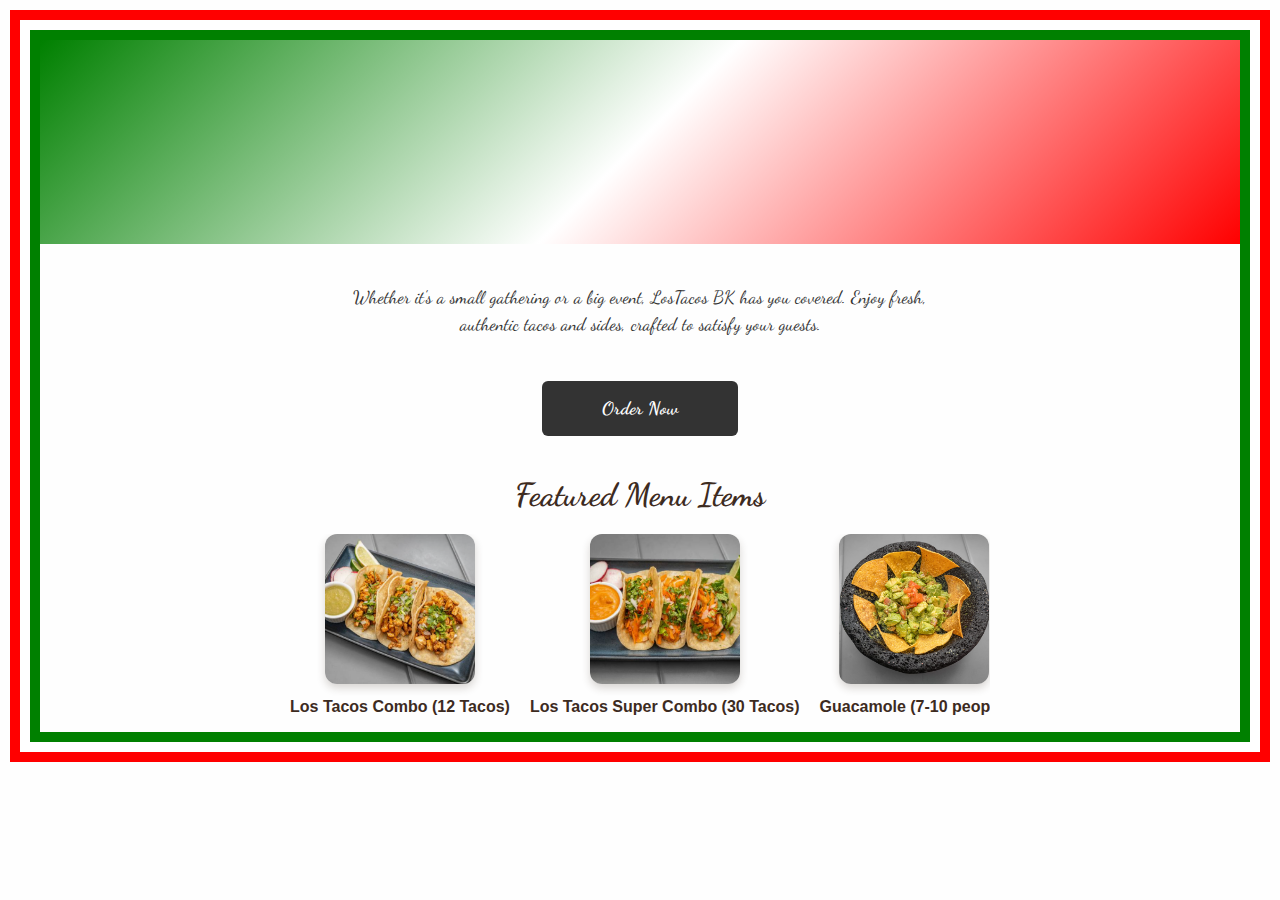
<file: catering.html>
<!DOCTYPE html>
<html lang="en">

<head>
    <meta charset="UTF-8" />
    <meta name="viewport" content="width=device-width, initial-scale=1" />
    <title>Catering - LosTacos BK</title>
    <link rel="stylesheet" href="catering.css" />
    <link href="https://fonts.googleapis.com/css2?family=Dancing+Script&display=swap" rel="stylesheet" />

</head>

<body>

    <section class="parallax">
        <svg width="400" height="80" viewBox="0 0 400 80" xmlns="http://www.w3.org/2000/svg" class="animated-text">
            <text x="10" y="55" font-family="'Brush Script MT', cursive" font-size="48" fill="none" stroke="#000"
                stroke-width="1.8" stroke-dasharray="400" stroke-dashoffset="400">
                LosTacos BK Catering
            </text>
        </svg>
    </section>

    <section class="description">
        <p>
            Whether it's a small gathering or a big event, LosTacos BK has you covered.
            Enjoy fresh, authentic tacos and sides, crafted to satisfy your guests.
        </p>
        <a href="menu.html#catering" class="order-button">Order Now</a>
    </section>

    <section class="menu-slider">
        <h2>Featured Menu Items</h2>
        <div class="slider-container">
            <div class="slider-track">
                <div class="slide">
                    <img src="images/Pollo.png" alt="Taco 1" />
                    <p>Los Tacos Combo (12 Tacos)</p>
                </div>
                <div class="slide">
                    <img src="images/camaron.png" alt="Taco 2" />
                    <p>Los Tacos Super Combo (30 Tacos)</p>
                </div>
                <div class="slide">
                    <img src="images/Guac.jpg" alt="Taco 3" />
                    <p>Guacamole (7-10 people)</p>
                </div>
               
            </div>
        </div>
    </section>


</body>

</html>
</file>
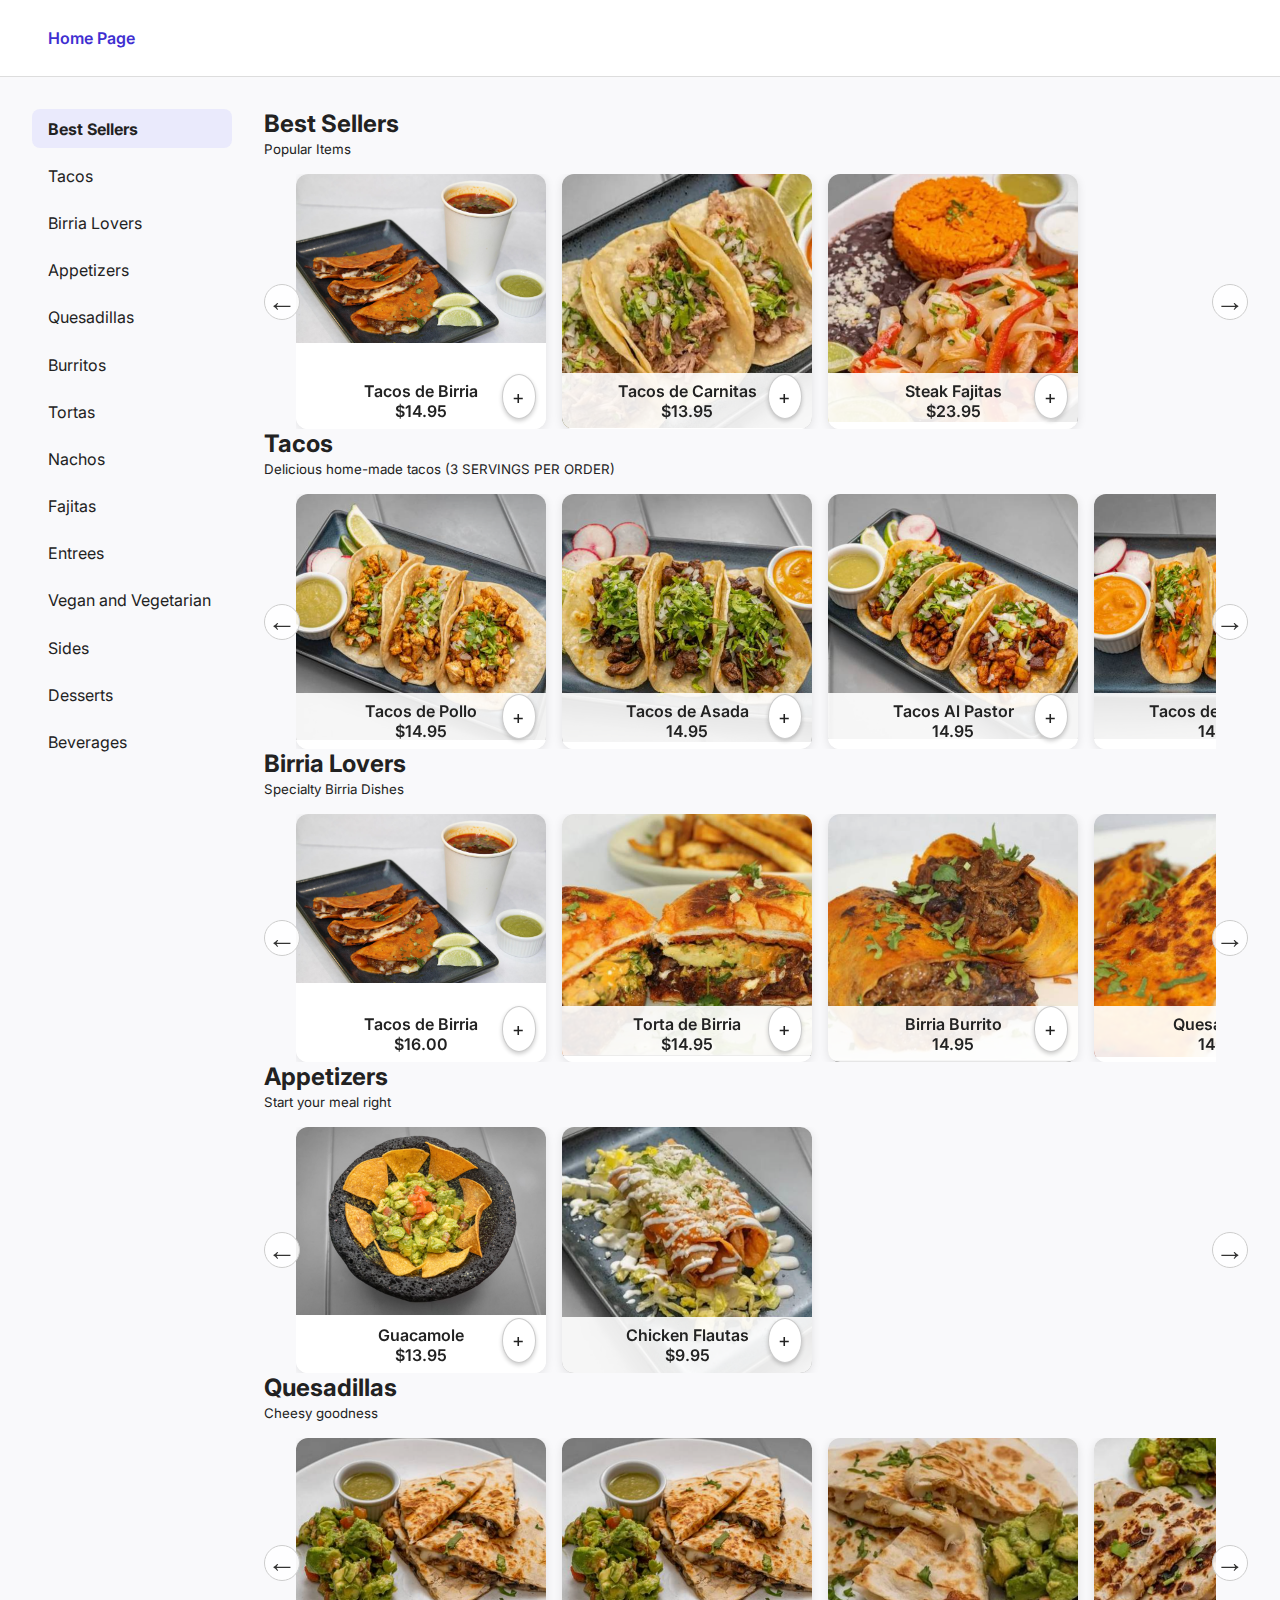
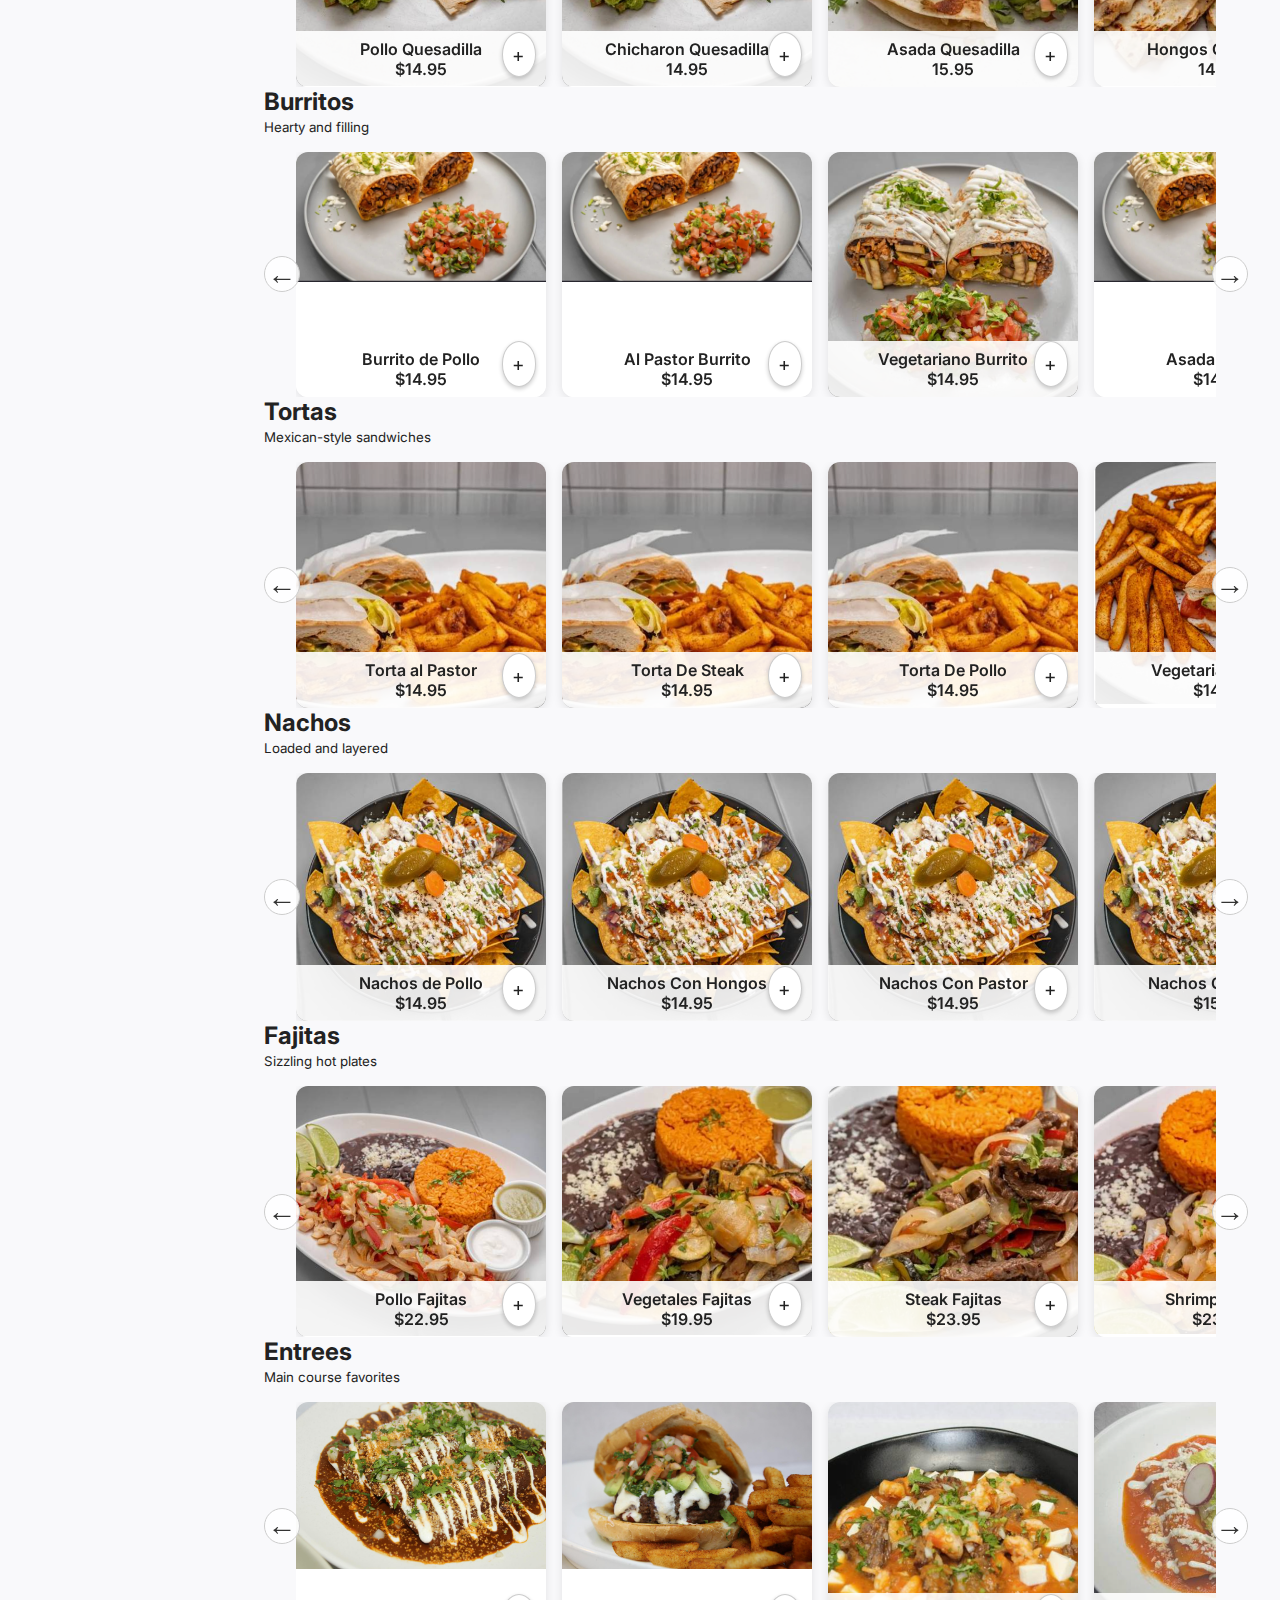
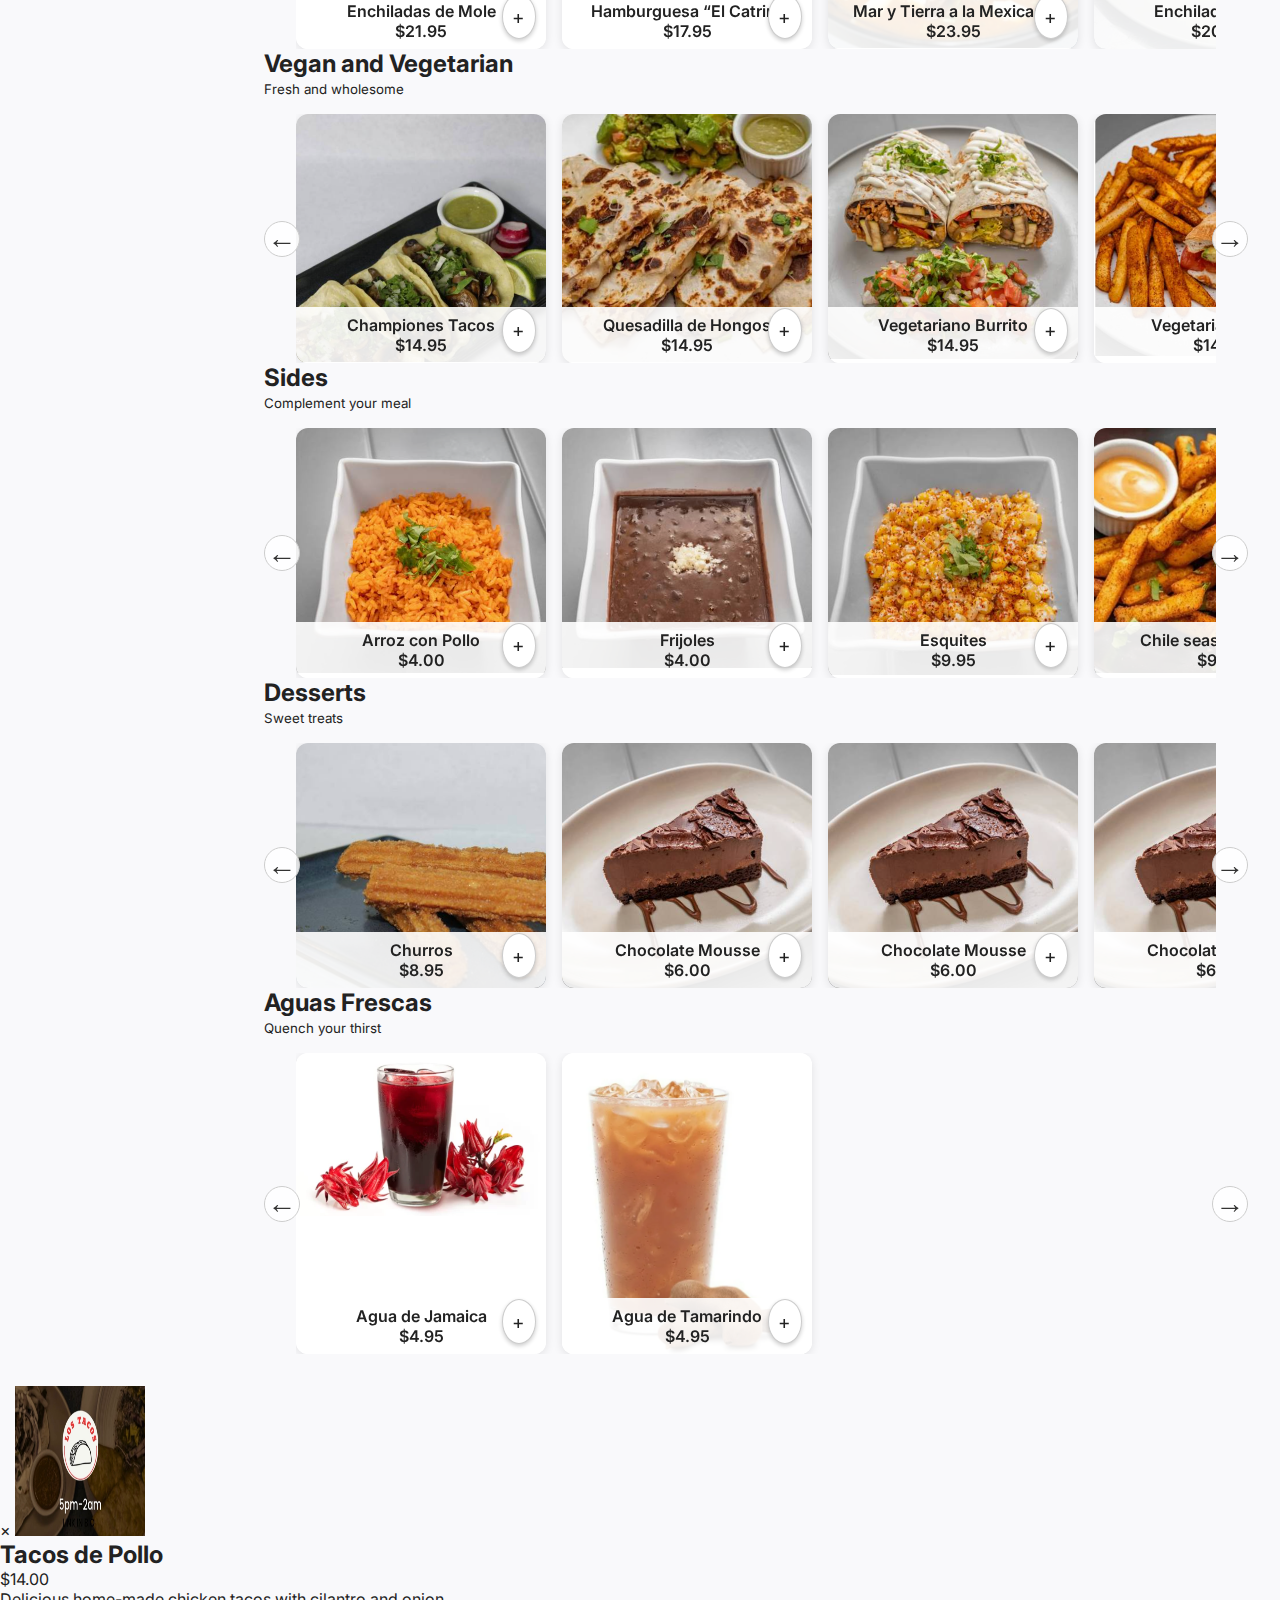
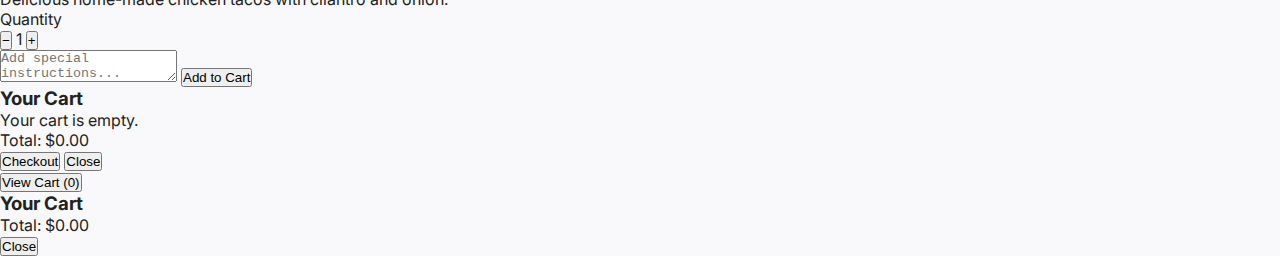
<file: menu.html>
<!DOCTYPE html>
<html lang="en">

<head>
  <meta charset="UTF-8" />
  <meta name="viewport" content="width=device-width, initial-scale=1" />
  <title>Los Tacos Menu</title>
  <link href="https://fonts.googleapis.com/css2?family=Inter:wght@400;600&display=swap" rel="stylesheet" />
  <link rel="stylesheet" href="menu.css" />
</head>

<body>
  <header>
    <button class="menu-toggle" aria-label="Toggle navigation" aria-expanded="false" aria-controls="main-nav">
      &#9776;
    </button>
    <nav id="main-nav">
      <a href="index.html">Home Page</a>
    </nav>
  </header>

  <div class="container">
    <aside class="sidebar" aria-label="Menu categories">
      <ul>
        <li><a href="#best-sellers">Best Sellers</a></li>
        <li><a href="#tacos">Tacos</a></li>
        <li><a href="#birria-lovers">Birria Lovers</a></li>
        <li><a href="#appetizers">Appetizers</a></li>
        <li><a href="#quesadillas">Quesadillas</a></li>
        <li><a href="#burritos">Burritos</a></li>
        <li><a href="#tortas">Tortas</a></li>
        <li><a href="#nachos">Nachos</a></li>
        <li><a href="#fajitas">Fajitas</a></li>
        <li><a href="#entrees">Entrees</a></li>
        <li><a href="#vegan-and-vegetarian">Vegan and Vegetarian</a></li>
        <li><a href="#sides">Sides</a></li>
        <li><a href="#desserts">Desserts</a></li>
        <li><a href="#beverages">Beverages</a></li>
      </ul>
    </aside>

    <main class="main-content">
      <section id="best-sellers">
        <h2 class="section-title">Best Sellers</h2>
        <small>Popular Items</small>
        <div class="slider-container">
          <div class="slider">
            <div class="menu-item" 
              data-name="Tacos de Birria" 
              data-description="Slow brasied beef guajillo birria tacos served with chihuaua cheese, onion, cilantro and salsa verde."
              data-price="$14.95">
              <img src="images/birria.jpg" alt="Birria Tacos" loading="lazy" />
              <div class="menu-info">Tacos de Birria<br>$14.95</div>
              <div class="add-btn">+</div>
            </div>
            <div class="menu-item"
            data-name="Tacos de Carnitas" 
              data-description="Slow braised pork with salsa roja."
              data-price="$13.95">
              <img src="images/Carnitas.png" alt="Tacos de Carnitas" loading="lazy"/>
              <div class="menu-info">Tacos de Carnitas<br>$13.95</div>
              <div class="add-btn">+</div>
            </div>
            <div class="menu-item"
            data-name="Steak Fajitas" 
              data-description="Marinated Steak."
              data-price="$23.95">
              <img src="images/sfajitas.png" alt="Steak Fajitas" loading="lazy"/>
              <div class="menu-info">Steak Fajitas<br>$23.95</div>
              <div class="add-btn">+</div>
            </div>
          </div>
          <button class="prev" aria-label="Scroll left">←</button>
          <button class="next" aria-label="Scroll right">→</button>
        </div>
      </section>

      <section id="tacos">
        <h2 class="section-title">Tacos</h2>
        <small>Delicious home-made tacos (3 SERVINGS PER ORDER)</small>
        <div class="slider-container">
          <div class="slider">
            <div class="menu-item"
            data-name="Tacos de Pollo" 
              data-description="Grilled ancho chile marinated chicken with salsa verde."
              data-price="$14.95">
              <img src="images/Pollo.png" alt="Chicken Tacos" loading="lazy"/>
              <div class="menu-info">Tacos de Pollo<br>$14.95</div>
              <div class="add-btn">+</div>
            </div>
            <div class="menu-item"
            data-name="Tacos de Asada" 
              data-description="Dry chile marinated steak with salsa roja."
              data-price="$14.95">
              <img src="images/Asada.png" alt="Asada Tacos" loading="lazy"/>
              <div class="menu-info">Tacos de Asada<br>14.95</div>
              <div class="add-btn">+</div>
            </div>
            <div class="menu-item"
            data-name="Tacos Al Pastor" 
              data-description="Guajillo marinated pork served with grilled pineapple and avocado salsa."
              data-price="$14.95">
              <img src="images/Al Pastor.png" alt="pastor Tacos" loading="lazy"/>
              <div class="menu-info">Tacos Al Pastor<br>14.95</div>
              <div class="add-btn">+</div>
            </div>
            <div class="menu-item"
            data-name="Tacos de Camaron" 
              data-description="Crispy shrimp served with chipotle mayo, cilantro, sliced carrots and la picante salsa."
              data-price="$14.95">
              <img src="images/camaron.png" alt="camaron Tacos" loading="lazy"/>
              <div class="menu-info">Tacos de camaron<br>14.95</div>
              <div class="add-btn">+</div>
            </div>
            <div class="menu-item"
            data-name="Tacos de Pescado" 
              data-description="Crispy fish served with chipotle mayo, cilantro, sliced carrots and salsa roja."
              data-price="$14.95">
              <img src="images/Pescado.png" alt="Pescado Tacos" loading="lazy"/>
              <div class="menu-info">Tacos de Pescado<br>14.95</div>
              <div class="add-btn">+</div>
            </div>
            <div class="menu-item"
            data-name="Tacos de Chorizo con chicharon" 
              data-description="Mexican chorrizo with crispy pork skin, black beans, and salsa verde."
              data-price="$14.95">
              <img src="images/Chorizo.png" alt="Chorizo Tacos" loading="lazy"/>
              <div class="menu-info">Tacos de Chorizo con chicharon<br>14.95</div>
              <div class="add-btn">+</div>
            </div>
            <div class="menu-item"
            data-name="Tacos de Lengua" 
              data-description="Slow braised beef tongue with salsa roja."
              data-price="$14.95">
              <img src="images/lengua.png" alt="Lengua Tacos" loading="lazy"/>
              <div class="menu-info">Tacos de Lengua<br>14.95</div>
              <div class="add-btn">+</div>
            </div>
            <div class="menu-item"
            data-name="Tacos de arabe" 
              data-description="Thinly sliced pork served on a flour tortilla with crema, lime cured white onions and salsa picante. (ONE SERVING PER ORDER)"
              data-price="$7.00">
              <img src="images/arabe.png" alt="Arabe Tacos" loading="lazy"/>
              <div class="menu-info">Taco de Arabe(1 serving per order)<br>$7.00</div>
              <div class="add-btn">+</div>
            </div>
            <div class="menu-item"
            data-name="Tacos de Suadero" 
              data-description="Slow cooked beef brisket with la picante salsa."
              data-price="$14.95">
              <img src="images/Suadero.png" alt="Suadero Tacos" loading="lazy"/>
              <div class="menu-info">Tacos de Suadero<br>14.95</div>
              <div class="add-btn">+</div>
            </div>
            <div class="menu-item"
            data-name="Tacos de Carnitas" 
              data-description="Slow braised pork with salsa roja."
              data-price="$14.95">
              <img src="images/Carnitas.png" alt="Carnitas Tacos" loading="lazy"/>
              <div class="menu-info">Tacos de Carnitas<br>14.95</div>
              <div class="add-btn">+</div>
            </div>
            <div class="menu-item"
            data-name="Tacos de Championes" 
              data-description="Sauteed mushrooms served with onions, jalapenos, and salsa verde."
              data-price="$14.95">
              <img src="images/Championes.png" alt="Championes Tacos" loading="lazy"/>
              <div class="menu-info">Tacos de Championes<br>14.95</div>
              <div class="add-btn">+</div>
            </div>
          </div>
          <button class="prev" aria-label="Scroll left">←</button>
          <button class="next" aria-label="Scroll right">→</button>
        </div>
      </section>

      <section id="birria-lovers">
        <h2 class="section-title">Birria Lovers</h2>
        <small>Specialty Birria Dishes</small>
        <div class="slider-container">
          <div class="slider">
            <div class="menu-item"
            data-name="Tacos de Birria" 
              data-description="Slow brasied beef guajillo birria tacos served with chihuaua cheese, onion, cilantro and salsa verde."
              data-price="$14.95">
              <img src="images/birria.jpg" alt="Tacos de Birria" loading="lazy"/>
              <div class="menu-info">Tacos de Birria<br>$16.00</div>
              <div class="add-btn">+</div>
            </div>
            <div class="menu-item"
            data-name="Torta de Birria" 
              data-description="Slow braised beef guajillo birria served with Oaxaca cheese, black beans, chipotle mayo, avocado, onions, cilantro and chile seasoned fries."
              data-price="$14.95">
              <img src="images/tbirria.png" alt="Birria Torta" loading="lazy"/>
              <div class="menu-info">Torta de Birria<br>$14.95</div>
              <div class="add-btn">+</div>
            </div>
            <div class="menu-item"
            data-name="Birria Burrito" 
              data-description="Black Beans, rice oaxaca cheese, onions, cilantro and guacamole."
              data-price="$14.95">
              <img src="images/Birria Burito.png" alt="Birria Burito" loading="lazy"/>
              <div class="menu-info">Birria Burrito<br>14.95</div>
              <div class="add-btn">+</div>
            </div>
            <div class="menu-item"
            data-name="Quesa Birria" 
              data-description="Slow brasied beef guajillo birria and mozzarella cheese served with Guacamole and salsa verde.."
              data-price="$14.95">
              <img src="images/Quesa Birria.png" alt="Quesa Birria" loading="lazy"/>
              <div class="menu-info">Quesa Birria<br>14.95</div>
              <div class="add-btn">+</div>
            </div>
          </div>
          <button class="prev" aria-label="Scroll left">←</button>
          <button class="next" aria-label="Scroll right">→</button>
        </div>
      </section>

      <section id="appetizers">
        <h2 class="section-title">Appetizers</h2>
        <small>Start your meal right</small>
        <div class="slider-container">
          <div class="slider">
            <div class="menu-item"
            data-name="Guacamole" 
              data-description="Traditional homemade style guacamole with fresh cilantro, chopped onions, toatoes and jalapenos, Served with crispy tortilla chips."
              data-price="$14.95">
              <img src="images/Guac.jpg" alt="Guacamole" loading="lazy"/>
              <div class="menu-info">Guacamole<br>$13.95</div>
              <div class="add-btn">+</div>
            </div>
            <div class="menu-item"
            data-name="Chicken Flautas" 
              data-description="(2 per serving) Served over lettuce and topped with sour cream, cotija cheese, salsa verde and roja."
              data-price="$14.95">
              <img src="images/flautas.png" alt="Chicken Flautas" loading="lazy"/>
              <div class="menu-info">Chicken Flautas<br>$9.95</div>
              <div class="add-btn">+</div>
            </div>
          </div>
          <button class="prev" aria-label="Scroll left">←</button>
          <button class="next" aria-label="Scroll right">→</button>
        </div>
      </section>

      <section id="quesadillas">
        <h2 class="section-title">Quesadillas</h2>
        <small>Cheesy goodness</small>
        <div class="slider-container">
          <div class="slider">
            <div class="menu-item"
            data-name="Pollo Quesadilla" 
              data-description="Grilled Ancho chile marinated chicken served with salsa roja."
              data-price="$14.95">
              <img src="images/Quesadilla.png" alt="Pollo Quesadilla" loading="lazy"/>
              <div class="menu-info">Pollo Quesadilla<br>$14.95</div>
              <div class="add-btn">+</div>
            </div>
            <div class="menu-item"
            data-name="Chicarron Quesadilla" 
              data-description="Crispy pork skin served with avocado salsa."
              data-price="$14.95">
              <img src="images/Quesadilla.png" alt="Chicharon Quesadilla" loading="lazy"/>
              <div class="menu-info">Chicharon Quesadilla<br>14.95</div>
              <div class="add-btn">+</div>
            </div>
            <div class="menu-item"
            data-name="Asada Quesadilla" 
              data-description="Dry chile marinated steak served with salsa picante."
              data-price="$14.95">
              <img src="images/quesadilla1.png" alt="Asada Quesadilla" loading="lazy"/>
              <div class="menu-info">Asada Quesadilla<br>15.95</div>
              <div class="add-btn">+</div>
            </div>
            <div class="menu-item"
            data-name="Hongos Quesadilla" 
              data-description="Traditional corn mushroom filling served with salsa verde."
              data-price="$14.95">
              <img src="images/quesadilla2.png" alt="Hongos Quesadilla" loading="lazy"/>
              <div class="menu-info">Hongos Quesadilla<br>14.95</div>
              <div class="add-btn">+</div>
            </div>
            <div class="menu-item"
            data-name="Chorizo Quesadilla" 
              data-description="Slow brasied beef guajillo birria tacos served with chihuaua cheese, onion, cilantro and salsa verde."
              data-price="$14.95">
              <img src="images/quesadilla2.png" alt="Chorizo Quesadilla" loading="lazy"/>
              <div class="menu-info">Chorizo Quesadilla<br>14.95</div>
              <div class="add-btn">+</div>
            </div>
          </div>
          <button class="prev" aria-label="Scroll left">←</button>
          <button class="next" aria-label="Scroll right">→</button>
        </div>
      </section>

      <section id="burritos">
        <h2 class="section-title">Burritos</h2>
        <small>Hearty and filling</small>
        <div class="slider-container">
          <div class="slider">
            <div class="menu-item"
            data-name="Burrito de Pollo" 
              data-description="Ancho chile dusted chicken breast served with salsa verde."
              data-price="$14.95">
              <img src="images/burrito.jpg" alt="Pollo Burrito" loading="lazy"/>
              <div class="menu-info">Burrito de Pollo<br>$14.95</div>
              <div class="add-btn">+</div>
            </div>
            <div class="menu-item"
            data-name="Al pastor Burrito" 
              data-description="Boneless pork with guajillo chile and grilled pineapple served with avocado salsa."
              data-price="$14.95">
              <img src="images/burrito.jpg" alt="Al Pastor Burrito" loading="lazy"/>
              <div class="menu-info">Al Pastor Burrito<br>$14.95</div>
              <div class="add-btn">+</div>
            </div>
            <div class="menu-item"
            data-name="Vegetariano Burrito" 
              data-description="Zucchini, eggplant and roasted peppers served with salsa verde."
              data-price="$14.95">
              <img src="images/vburrito.png" alt="Vegetariano Burrito" loading="lazy"/>
              <div class="menu-info">Vegetariano Burrito<br>$14.95</div>
              <div class="add-btn">+</div>
            </div>
            <div class="menu-item"
            data-name="Asada Burrito" 
              data-description="Dry chile marinated steak served with salsa roja."
              data-price="$14.95">
              <img src="images/burrito.jpg" alt="Asada Burrito" loading="lazy"/>
              <div class="menu-info">Asada Burrito<br>$14.95</div>
              <div class="add-btn">+</div>
            </div>
          </div>
          <button class="prev" aria-label="Scroll left">←</button>
          <button class="next" aria-label="Scroll right">→</button>
        </div>
      </section>

      <section id="tortas">
        <h2 class="section-title">Tortas</h2>
        <small>Mexican-style sandwiches</small>
        <div class="slider-container">
          <div class="slider">
            <div class="menu-item"
            data-name="Torta Al Pastor" 
              data-description="Guajillo marinated pork, melted chihuahua cheese, ."
              data-price="$14.95">
              <img src="images/torta.png" alt="Torta al Pastor" loading="lazy"/>
              <div class="menu-info">Torta al Pastor<br>$14.95</div>
              <div class="add-btn">+</div>
            </div>
            <div class="menu-item"
            data-name="Tacos de Birria" 
              data-description="Slow brasied beef guajillo birria tacos served with chihuaua cheese, onion, cilantro and salsa verde."
              data-price="$14.95">
              <img src="images/torta.png" alt="Torta al Pastor" loading="lazy"/>
              <div class="menu-info">Torta De Steak<br>$14.95</div>
              <div class="add-btn">+</div>
            </div>
            <div class="menu-item"
            data-name="Tacos de Birria" 
              data-description="Slow brasied beef guajillo birria tacos served with chihuaua cheese, onion, cilantro and salsa verde."
              data-price="$14.95">
              <img src="images/torta.png" alt="Torta al Pastor" loading="lazy"/>
              <div class="menu-info">Torta De Pollo<br>$14.95</div>
              <div class="add-btn">+</div>
            </div>
            <div class="menu-item"
            data-name="Tacos de Birria" 
              data-description="Slow brasied beef guajillo birria tacos served with chihuaua cheese, onion, cilantro and salsa verde."
              data-price="$14.95">
              <img src="images/vtorta.png" alt="Vegetariana Torta" loading="lazy"/>
              <div class="menu-info">Vegetariana Torta<br>$14.95</div>
              <div class="add-btn">+</div>
            </div>
          </div>
          <button class="prev" aria-label="Scroll left">←</button>
          <button class="next" aria-label="Scroll right">→</button>
        </div>
      </section>

      <section id="nachos">
        <h2 class="section-title">Nachos</h2>
        <small>Loaded and layered</small>
        <div class="slider-container">
          <div class="slider">
            <div class="menu-item"
            data-name="Tacos de Birria" 
              data-description="Slow brasied beef guajillo birria tacos served with chihuaua cheese, onion, cilantro and salsa verde."
              data-price="$14.95">
              <img src="images/Nachos.png" alt="Nachos Con Pollo" loading="lazy"/>
              <div class="menu-info">Nachos de Pollo<br>$14.95</div>
              <div class="add-btn">+</div>
            </div>
            <div class="menu-item"
            data-name="Tacos de Birria" 
              data-description="Slow brasied beef guajillo birria tacos served with chihuaua cheese, onion, cilantro and salsa verde."
              data-price="$14.95">
              <img src="images/Nachos.png" alt="Nachos Con Hongos" loading="lazy"/>
              <div class="menu-info">Nachos Con Hongos<br>$14.95</div>
              <div class="add-btn">+</div>
            </div>
            <div class="menu-item"
            data-name="Tacos de Birria" 
              data-description="Slow brasied beef guajillo birria tacos served with chihuaua cheese, onion, cilantro and salsa verde."
              data-price="$14.95">
              <img src="images/Nachos.png" alt="Nachos Con Pastor" loading="lazy"/>
              <div class="menu-info">Nachos Con Pastor<br>$14.95</div>
              <div class="add-btn">+</div>
            </div>
            <div class="menu-item"
            data-name="Tacos de Birria" 
              data-description="Slow brasied beef guajillo birria tacos served with chihuaua cheese, onion, cilantro and salsa verde."
              data-price="$14.95">
              <img src="images/Nachos.png" alt="Nachos Con Steak" loading="lazy"/>
              <div class="menu-info">Nachos Con Steak<br>$15.95</div>
              <div class="add-btn">+</div>
            </div>
            <div class="menu-item"
            data-name="Tacos de Birria" 
              data-description="Slow brasied beef guajillo birria tacos served with chihuaua cheese, onion, cilantro and salsa verde."
              data-price="$14.95">
              <img src="images/Nachos.png" alt="Nachos Con Chorizo" loading="lazy"/>
              <div class="menu-info">Nachos Con Chorizo<br>$14.95</div>
              <div class="add-btn">+</div>
            </div>
          </div>
          <button class="prev" aria-label="Scroll left">←</button>
          <button class="next" aria-label="Scroll right">→</button>
        </div>
      </section>

      <section id="fajitas">
        <h2 class="section-title">Fajitas</h2>
        <small>Sizzling hot plates</small>
        <div class="slider-container">
          <div class="slider">
            <div class="menu-item"
            data-name="Tacos de Birria" 
              data-description="Slow brasied beef guajillo birria tacos served with chihuaua cheese, onion, cilantro and salsa verde."
              data-price="$14.95">
              <img src="images/pfajitas.png" alt="Pollo Fajitas" loading="lazy"/>
              <div class="menu-info">Pollo Fajitas<br>$22.95</div>
              <div class="add-btn">+</div>
            </div>
            <div class="menu-item"
            data-name="Tacos de Birria" 
              data-description="Slow brasied beef guajillo birria tacos served with chihuaua cheese, onion, cilantro and salsa verde."
              data-price="$14.95">
              <img src="images/vfajitas.png" alt="Vegetales Fajitas" loading="lazy"/>
              <div class="menu-info">Vegetales Fajitas<br>$19.95</div>
              <div class="add-btn">+</div>
            </div>
            <div class="menu-item"
            data-name="Tacos de Birria" 
              data-description="Slow brasied beef guajillo birria tacos served with chihuaua cheese, onion, cilantro and salsa verde."
              data-price="$14.95">
              <img src="images/stfajitas.png" alt="Steak Fajitas" loading="lazy"/>
              <div class="menu-info">Steak Fajitas<br>$23.95</div>
              <div class="add-btn">+</div>
            </div>
            <div class="menu-item"
            data-name="Tacos de Birria" 
              data-description="Slow brasied beef guajillo birria tacos served with chihuaua cheese, onion, cilantro and salsa verde."
              data-price="$14.95">
              <img src="images/sfajitas.png" alt="Shrimp Fajitas" loading="lazy"/>
              <div class="menu-info">Shrimp Fajitas<br>$23.95</div>
              <div class="add-btn">+</div>
            </div>
          </div>
          <button class="prev" aria-label="Scroll left">←</button>
          <button class="next" aria-label="Scroll right">→</button>
        </div>
      </section>

      <section id="entrees">
        <h2 class="section-title">Entrees</h2>
        <small>Main course favorites</small>
        <div class="slider-container">
          <div class="slider">
            <div class="menu-item"
            data-name="Tacos de Birria" 
              data-description="Slow brasied beef guajillo birria tacos served with chihuaua cheese, onion, cilantro and salsa verde."
              data-price="$14.95">
              <img src="images/Enchi.jpg" alt="Enchiladas de Mole" loading="lazy"/>
              <div class="menu-info">Enchiladas de Mole<br>$21.95</div>
              <div class="add-btn">+</div>
            </div>
            <div class="menu-item"
            data-name="Tacos de Birria" 
              data-description="Slow brasied beef guajillo birria tacos served with chihuaua cheese, onion, cilantro and salsa verde."
              data-price="$14.95">
              <img src="images/burger.jpg" alt="Hamburguesa “El Catrin”" loading="lazy"/>
              <div class="menu-info">Hamburguesa “El Catrin”<br>$17.95</div>
              <div class="add-btn">+</div>
            </div>
            <div class="menu-item"
            data-name="Tacos de Birria" 
              data-description="Slow brasied beef guajillo birria tacos served with chihuaua cheese, onion, cilantro and salsa verde."
              data-price="$14.95">
              <img src="images/maryt.png" alt="Mar y Tierra a la Mexicana" loading="lazy"/>
              <div class="menu-info">Mar y Tierra a la Mexicana<br>$23.95</div>
              <div class="add-btn">+</div>
            </div>
            <div class="menu-item"
            data-name="Tacos de Birria" 
              data-description="Slow brasied beef guajillo birria tacos served with chihuaua cheese, onion, cilantro and salsa verde."
              data-price="$14.95">
              <img src="images/renchi.png" alt="Enchiladas Rojas" loading="lazy"/>
              <div class="menu-info">Enchiladas Rojas<br>$20.95</div>
              <div class="add-btn">+</div>
            </div>
            <div class="menu-item"
            data-name="Tacos de Birria" 
              data-description="Slow brasied beef guajillo birria tacos served with chihuaua cheese, onion, cilantro and salsa verde."
              data-price="$14.95">
              <img src="images/genchi.png" alt="Enchiladas verdes con vegetales" loading="lazy"/>
              <div class="menu-info">Enchiladas verdes con vegetales<br>$20.95</div>
              <div class="add-btn">+</div>
            </div>
          </div>
          <button class="prev" aria-label="Scroll left">←</button>
          <button class="next" aria-label="Scroll right">→</button>
        </div>
      </section>

      <section id="vegan-and-vegetarian">
        <h2 class="section-title">Vegan and Vegetarian</h2>
        <small>Fresh and wholesome</small>
        <div class="slider-container">
          <div class="slider">
            <div class="menu-item"
            data-name="Tacos de Birria" 
              data-description="Slow brasied beef guajillo birria tacos served with chihuaua cheese, onion, cilantro and salsa verde."
              data-price="$14.95">
              <img src="images/Championes.png" alt="Championes Tacos" loading="lazy"/>
              <div class="menu-info">Championes Tacos<br>$14.95</div>
              <div class="add-btn">+</div>
            </div>
            <div class="menu-item"
            data-name="Tacos de Birria" 
              data-description="Slow brasied beef guajillo birria tacos served with chihuaua cheese, onion, cilantro and salsa verde."
              data-price="$14.95">
              <img src="images/quesadilla2.png" alt="Quesadilla de Hongos" loading="lazy"/>
              <div class="menu-info">Quesadilla de Hongos<br>$14.95</div>
              <div class="add-btn">+</div>
            </div>
            <div class="menu-item"
            data-name="Tacos de Birria" 
              data-description="Slow brasied beef guajillo birria tacos served with chihuaua cheese, onion, cilantro and salsa verde."
              data-price="$14.95">
              <img src="images/vburrito.png" alt="Vegetariano Burrito" loading="lazy"/>
              <div class="menu-info">Vegetariano Burrito<br>$14.95</div>
              <div class="add-btn">+</div>
            </div>
            <div class="menu-item"
            data-name="Tacos de Birria" 
              data-description="Slow brasied beef guajillo birria tacos served with chihuaua cheese, onion, cilantro and salsa verde."
              data-price="$14.95">
              <img src="images/vtorta.png" alt="Vegetariana Torta" loading="lazy"/>
              <div class="menu-info">Vegetariana Torta<br>$14.95</div>
              <div class="add-btn">+</div>
            </div>
            <div class="menu-item"
            data-name="Tacos de Birria" 
              data-description="Slow brasied beef guajillo birria tacos served with chihuaua cheese, onion, cilantro and salsa verde."
              data-price="$14.95">
              <img src="images/vfajitas.png" alt="Vegetales Fajita" loading="lazy"/>
              <div class="menu-info">Vegetales Fajita<br>$19.95</div>
              <div class="add-btn">+</div>
            </div>
          </div>
          <button class="prev" aria-label="Scroll left">←</button>
          <button class="next" aria-label="Scroll right">→</button>
        </div>
      </section>

      <section id="sides">
        <h2 class="section-title">Sides</h2>
        <small>Complement your meal</small>
        <div class="slider-container">
          <div class="slider">
            <div class="menu-item"
            data-name="Tacos de Birria" 
              data-description="Slow brasied beef guajillo birria tacos served with chihuaua cheese, onion, cilantro and salsa verde."
              data-price="$14.95">
              <img src="images/rice.png" alt="House Rice" loading="lazy"/>
              <div class="menu-info">Arroz con Pollo<br>$4.00</div>
              <div class="add-btn">+</div>
            </div>
            <div class="menu-item"
            data-name="Tacos de Birria" 
              data-description="Slow brasied beef guajillo birria tacos served with chihuaua cheese, onion, cilantro and salsa verde."
              data-price="$14.95">
              <img src="images/beans.png" alt="House Beans" loading="lazy"/>
              <div class="menu-info">Frijoles<br>$4.00</div>
              <div class="add-btn">+</div>
            </div>
            <div class="menu-item"
            data-name="Tacos de Birria" 
              data-description="Slow brasied beef guajillo birria tacos served with chihuaua cheese, onion, cilantro and salsa verde."
              data-price="$14.95">
              <img src="images/esquites.png" alt="Esquites" loading="lazy"/>
              <div class="menu-info">Esquites<br>$9.95</div>
              <div class="add-btn">+</div>
            </div>
            <div class="menu-item"
            data-name="Tacos de Birria" 
              data-description="Slow brasied beef guajillo birria tacos served with chihuaua cheese, onion, cilantro and salsa verde."
              data-price="$14.95">
              <img src="images/fries.png" alt="Chile seasoned Fries" loading="lazy"/>
              <div class="menu-info">Chile seasoned Fries<br>$9.95</div>
              <div class="add-btn">+</div>
            </div>
            <div class="menu-item"
            data-name="Tacos de Birria" 
              data-description="Slow brasied beef guajillo birria tacos served with chihuaua cheese, onion, cilantro and salsa verde."
              data-price="$14.95">
              <img src="images/pico.png" alt="Pico de gallo" loading="lazy"/>
              <div class="menu-info">Pico de gallo<br>$7.95</div>
              <div class="add-btn">+</div>
            </div>
            <div class="menu-item"
            data-name="Tacos de Birria" 
              data-description="Slow brasied beef guajillo birria tacos served with chihuaua cheese, onion, cilantro and salsa verde."
              data-price="$14.95">
              <img src="images/plantanos.png" alt="Platanos Fritos" loading="lazy"/>
              <div class="menu-info">Platanos Fritos<br>$9.95</div>
              <div class="add-btn">+</div>
            </div>
          </div>
          <button class="prev" aria-label="Scroll left">←</button>
          <button class="next" aria-label="Scroll right">→</button>
        </div>
      </section>

      <section id="desserts">
        <h2 class="section-title">Desserts</h2>
        <small>Sweet treats</small>
        <div class="slider-container">
          <div class="slider">
            <div class="menu-item"
            data-name="Tacos de Birria" 
              data-description="Slow brasied beef guajillo birria tacos served with chihuaua cheese, onion, cilantro and salsa verde."
              data-price="$14.95">
              <img src="images/churros.png" alt="Churros" loading="lazy"/>
              <div class="menu-info">Churros<br>$8.95</div>
              <div class="add-btn">+</div>
            </div>
            <div class="menu-item"
            data-name="Tacos de Birria" 
              data-description="Slow brasied beef guajillo birria tacos served with chihuaua cheese, onion, cilantro and salsa verde."
              data-price="$14.95">
              <img src="images/choco.png" alt="Chocolate Mousse" loading="lazy"/>
              <div class="menu-info">Chocolate Mousse<br>$6.00</div>
              <div class="add-btn">+</div>
            </div>
            <div class="menu-item"
            data-name="Tacos de Birria" 
              data-description="Slow brasied beef guajillo birria tacos served with chihuaua cheese, onion, cilantro and salsa verde."
              data-price="$14.95">
              <img src="images/choco.png" alt="Tres Leches" loading="lazy" />
              <div class="menu-info">Chocolate Mousse<br>$6.00</div>
              <div class="add-btn">+</div>
            </div>
            <div class="menu-item"
            data-name="Tacos de Birria" 
              data-description="Slow brasied beef guajillo birria tacos served with chihuaua cheese, onion, cilantro and salsa verde."
              data-price="$14.95">
              <img src="images/choco.png" alt="Oreo Mousse" loading="lazy" />
              <div class="menu-info">Chocolate Mousse<br>$6.00</div>
              <div class="add-btn">+</div>
            </div>
          </div>
          <button class="prev" aria-label="Scroll left">←</button>
          <button class="next" aria-label="Scroll right">→</button>
        </div>
      </section>

      <section id="beverages">
        <h2 class="section-title">Aguas Frescas</h2>
        <small>Quench your thirst</small>
        <div class="slider-container">
          <div class="slider">
            <div class="menu-item"
            data-name="Tacos de Birria" 
              data-description="Slow brasied beef guajillo birria tacos served with chihuaua cheese, onion, cilantro and salsa verde."
              data-price="$14.95">
              <img src="images/jamaica.png" alt="Jamaica" loading="lazy"/>
              <div class="menu-info">Agua de Jamaica<br>$4.95</div>
              <div class="add-btn">+</div>
            </div>
            <div class="menu-item"
            data-name="Tacos de Birria" 
              data-description="Slow brasied beef guajillo birria tacos served with chihuaua cheese, onion, cilantro and salsa verde."
              data-price="$14.95">
              <img src="images/tamarindo.png" alt="Tamarindo" loading="lazy"/>
              <div class="menu-info">Agua de Tamarindo<br>$4.95</div>
              <div class="add-btn">+</div>
            </div>
          </div>
          <button class="prev" aria-label="Scroll left">←</button>
          <button class="next" aria-label="Scroll right">→</button>
        </div>
      </section>
    </main>
  </div>
  <button id="backToTop" class="back-to-top" title="Back to top" aria-label="Back to top">↑</button>

  <!-- Modal popup -->
  <div id="itemModal" class="modal hidden">
    <div class="modal-content">
    <span class="close-btn" aria-label="Close">&times;</span>
    
    <img id="modalItemImage" src="images/backmodal.jpg" height="150px" width="130" alt="Taco Image" class="modal-img" />
    
    <h2 id="modalItemName">Tacos de Pollo</h2>
    <p id="modalItemPrice" class="modal-price">$14.00</p>
    <p id="modalItemDescription" class="modal-desc">Delicious home-made chicken tacos with cilantro and onion.</p>
    
    <div class="quantity-container">
      <label>Quantity</label>
      <div class="qty-controls">
        <button id="decreaseQty" aria-label="Decrease">−</button>
        <span id="itemQty">1</span>
        <button id="increaseQty" aria-label="Increase">+</button>
      </div>
    </div>
    
    <textarea class="special-instructions" placeholder="Add special instructions..."></textarea>
    
    <button id="addToCartBtn" class="add-to-cart-btn">Add to Cart</button>

    </div>
  </div>

  <!-- Cart UI -->
  <div id="cart" class="cart hidden" aria-label="Shopping Cart" role="region">
    <h3>Your Cart</h3>
    <ul id="cartItems"></ul>
    <p id="cartTotal">Total: $0.00</p>
    <button id="checkoutBtn">Checkout</button>
    <button id="closeCartBtn" aria-label="Close Cart">Close</button>
  </div>
  
<button id="openCartBtn" aria-label="View Cart (0 items)">View Cart (0)</button>

<div id="cart" class="cart hidden" aria-label="Shopping Cart" role="region">
  <h3>Your Cart</h3>
  <ul id="cartItems"></ul>
  <p id="cartTotal">Total: $0.00</p>
  <button id="closeCartBtn" aria-label="Close Cart">Close</button>
</div>



  <script src="menu.js"></script>

</body>

</html>
</file>
<file: catering.css>
body {
    font-family: 'Dancing Script', cursive;
    margin: 0;
    padding: 0;
    background: #fefefe;
    color: #333;
    text-align: center;

    margin: 40px;
    box-sizing: border-box;
    box-shadow:
        0 0 0 10px green,
        0 0 0 20px white,
        0 0 0 30px red;
}

/* Make margin smaller on small screens */
@media (max-width: 600px) {
    body {
        margin: 15px;
    }
}

.parallax {
    background: linear-gradient(135deg, green 0%, White 50%, red 100%);
    padding: 60px 20px;
}

.animated-text text {
    animation: draw 3s ease forwards;
    stroke-linejoin: round;
}

@keyframes draw {
    to {
        stroke-dashoffset: 0;
    }
}

.description {
    margin: 40px auto;
    max-width: 600px;
    font-size: 18px;
    line-height: 1.5;
    padding: 0 20px;
}

.animated-text {
    width: 100%;
    max-width: 600px;
    /* or whatever max width you want on desktop */
    margin: 0 auto;
}

/* Shrink the SVG text on smaller screens */
@media (max-width: 600px) {
    .animated-text {
        max-width: 100%;
        /* full width */
    }

    .animated-text svg {
        width: 100%;
        height: auto;
        /* Optional: scale down the viewBox or transform */
        transform-origin: left center;
        transform: scale(0.7);
        /* shrink size */
        display: block;
        margin: 0 auto;
    }
}

/* Adjust font size and padding for smaller screens */
@media (max-width: 600px) {
    .description {
        font-size: 16px;
        padding: 0 10px;
        margin: 20px auto;
    }
}

.order-button {
    display: inline-block;
    margin-top: 25px;
    background-color: #333;
    color: white;
    padding: 14px 28px;
    text-decoration: none;
    font-weight: bold;
    border-radius: 6px;
    transition: background-color 0.3s ease;
    /* Make the button more touch friendly */
    min-width: 140px;
}

/* Slightly smaller button padding on mobile */
@media (max-width: 600px) {
    .order-button {
        padding: 12px 20px;
        min-width: 120px;
        font-size: 14px;
    }
}

.order-button:hover {
    background-color: #555;
}

.menu-slider {
    max-width: 700px;
    margin: 40px auto 60px;
    padding: 0 20px;
}

/* Reduce max-width and padding on mobile */
@media (max-width: 600px) {
    .menu-slider {
        max-width: 100%;
        margin: 20px auto 40px;
        padding: 0 10px;
    }
}

.menu-slider h2 {
    text-align: center;
    font-family: 'Dancing Script', cursive;
    font-size: 2rem;
    margin-bottom: 20px;
    color: #3d2b1f;
}

/* Slightly smaller heading on mobile */
@media (max-width: 600px) {
    .menu-slider h2 {
        font-size: 1.5rem;
        margin-bottom: 15px;
    }
}

.slider-container {
    overflow-x: auto;
    -webkit-overflow-scrolling: touch;
    scroll-behavior: smooth;
}

.slider-track {
    display: flex;
    gap: 20px;
}

.slide {
    min-width: 150px;
    flex-shrink: 0;
    text-align: center;
    font-family: Arial, sans-serif;
}

.slide img {
    width: 150px;
    height: 150px;
    object-fit: cover;
    border-radius: 12px;
    box-shadow: 0 4px 8px rgba(61, 43, 31, 0.2);
    transition: transform 0.3s ease;
    cursor: pointer;
}

/* Scale image on hover for desktop */
.slide img:hover {
    transform: scale(1.05);
}

/* Make images smaller on mobile */
@media (max-width: 600px) {
    .slide {
        min-width: 120px;
    }

    .slide img {
        width: 120px;
        height: 120px;
    }

    .slide p {
        font-size: 14px;
    }
}

.slide p {
    margin-top: 10px;
    font-weight: 600;
    color: #3d2b1f;
}
</file>
<file: menu.css>
/* Base Reset & Global Styles */
* {
    margin: 0;
    padding: 0;
    box-sizing: border-box;
}

body {
    font-family: 'Inter', sans-serif;
    background-color: #f9f9fb;
    color: #222;
}

a {
    text-decoration: none;
    color: inherit;
}

/* Header */
header {
    display: flex;
    justify-content: space-between;
    align-items: center;
    padding: 1rem 2rem;
    background: #fff;
    border-bottom: 1px solid #ddd;
    flex-wrap: wrap;
}

.menu-toggle {
    display: none;
    background: none;
    border: none;
    font-size: 1.5rem;
    cursor: pointer;
}

/* Navigation */
nav {
    display: flex;
    flex-wrap: wrap;
}

nav a {
    margin-right: 1.5rem;
    color: #6b6b6b;
    font-weight: 500;
}

nav a:first-child {
    color: #3f2fd1;
    font-weight: 600;
}

/* Layout Container */
.container {
    display: flex;
    padding: 2rem;
}

/* Sidebar */
.sidebar {
    width: 200px;
    margin-right: 2rem;
}

.sidebar ul {
    list-style: none;
    padding: 0;
}

.sidebar li {
    padding: 0.6rem 1rem;
    margin-bottom: 0.5rem;
    border-radius: 8px;
    cursor: pointer;
    transition: background 0.2s ease;
}

.sidebar li:hover {
    background: #f0f0f0;
}

.sidebar li:first-child {
    background: #eaeafc;
    font-weight: bold;
}

/* Main Content */
.main-content {
    flex: 1;
    min-width: 0;
}

/* Slider */
.slider-container {
    position: relative;
    width: 100%;
    overflow: hidden;
    margin-top: 1rem;
    padding: 0 2rem;
}

.slider {
    display: flex;
    overflow-x: auto;
    scroll-snap-type: x mandatory;
    transition: transform 0.5s ease-in-out;
    gap: 1rem;
    will-change: transform;
    scroll-behavior: smooth;
}

/* Menu Card */
.menu-item {
    flex: 0 0 auto;
    scroll-snap-align: start;
    width: 250px;
    background: #fff;
    border-radius: 12px;
    box-shadow: 0 2px 10px rgba(0, 0, 0, 0.1);
    overflow: hidden;
    position: relative;
}

.menu-item img {
    width: 100%;
    display: block;
}

.menu-info {
    position: absolute;
    bottom: 0;
    width: 100%;
    padding: 0.5rem 1rem;
    background: rgba(255, 255, 255, 0.9);
    font-weight: 600;
    text-align: center;
}

/* Add Button */
.add-btn {
    position: absolute;
    bottom: 10px;
    right: 10px;
    padding: 0.6rem;
    font-size: 1.2rem;
    background: #fff;
    border: 1px solid #ccc;
    border-radius: 50%;
    box-shadow: 0 2px 4px rgba(0, 0, 0, 0.2);
    cursor: pointer;
}

/* Slider Nav Arrows */
.slider-container .prev,
.slider-container .next {
    position: absolute;
    top: 50%;
    transform: translateY(-50%);
    font-size: 1.8rem;
    background: rgba(255, 255, 255, 0.85);
    border: 1px solid #ccc;
    color: #333;
    border-radius: 50%;
    width: 36px;
    height: 36px;
    display: flex;
    justify-content: center;
    align-items: center;
    cursor: pointer;
    z-index: 10;
    transition: opacity 0.3s ease;
}

.slider-container .prev {
    left: 0;
}

.slider-container .next {
    right: 0;
}

/* Category Buttons (Mobile Nav) */
.category-buttons {
    display: none;
    margin: 1rem;
    gap: 0.5rem;
    overflow-x: auto;
    padding: 0.5rem 1rem;
}

.category-buttons a {
    background: #eaeafc;
    color: #3f2fd1;
    font-weight: 600;
    font-size: 0.85rem;
    padding: 0.5rem 1rem;
    border-radius: 20px;
    white-space: nowrap;
    flex: 0 0 auto;
}

/* Back to Top Button */
.back-to-top {
    position: fixed;
    bottom: 20px;
    right: 20px;
    background-color: #3f2fd1;
    color: #fff;
    padding: 0.6rem 1rem;
    border-radius: 999px;
    font-weight: bold;
    font-size: 1rem;
    border: none;
    cursor: pointer;
    display: none;
    z-index: 999;
    box-shadow: 0 4px 8px rgba(0, 0, 0, 0.2);
}

/* Mobile Styles */
@media (max-width: 768px) {
    .container {
        flex-direction: column;
        padding: 1rem;
    }

    header {
        flex-direction: column;
        align-items: flex-start;
    }

    .menu-toggle {
        display: block;
    }

    nav {
        display: none;
        width: 100%;
        margin-top: 1rem;
    }

    .nav-open nav {
        display: block;
    }

    .sidebar {
        width: 100%;
        margin: 0 0 1rem;
        overflow-x: auto;
    }

    .sidebar ul {
        display: flex;
        flex-wrap: nowrap;
        overflow-x: auto;
        white-space: nowrap;
        padding-bottom: 0.5rem;
    }

    .sidebar li {
        flex: 0 0 auto;
        margin-right: 1rem;
        background: #f0f0f0;
    }

    .menu-item {
        width: 85%;
    }

    .add-btn {
        bottom: 5px;
        right: 5px;
        font-size: 1rem;
    }

    .category-buttons {
        display: flex;
    }

    .mobile-home-btn {
        display: inline-block;
    }
}

/* Smallest Screens */
@media (max-width: 480px) {
    .menu-item {
        width: 100%;
    }

    .menu-info {
        font-size: 0.8rem;
    }

    .add-btn {
        font-size: 0.9rem;
        padding: 0.3rem;
    }
}

/* Emphasize Home link in mobile nav */
nav a[href="index.html"] {
    font-weight: 600;
    color: #3f2fd1;
    display: block;
    padding: 0.75rem 1rem;
}

/* Nav link spacing on mobile */
@media (max-width: 768px) {
    nav a {
        display: block;
        padding: 0.75rem 1rem;
        border-bottom: 1px solid #eee;
        color: #444;
    }

    nav a:last-child {
        border-bottom: none;
    }
}
</file>
